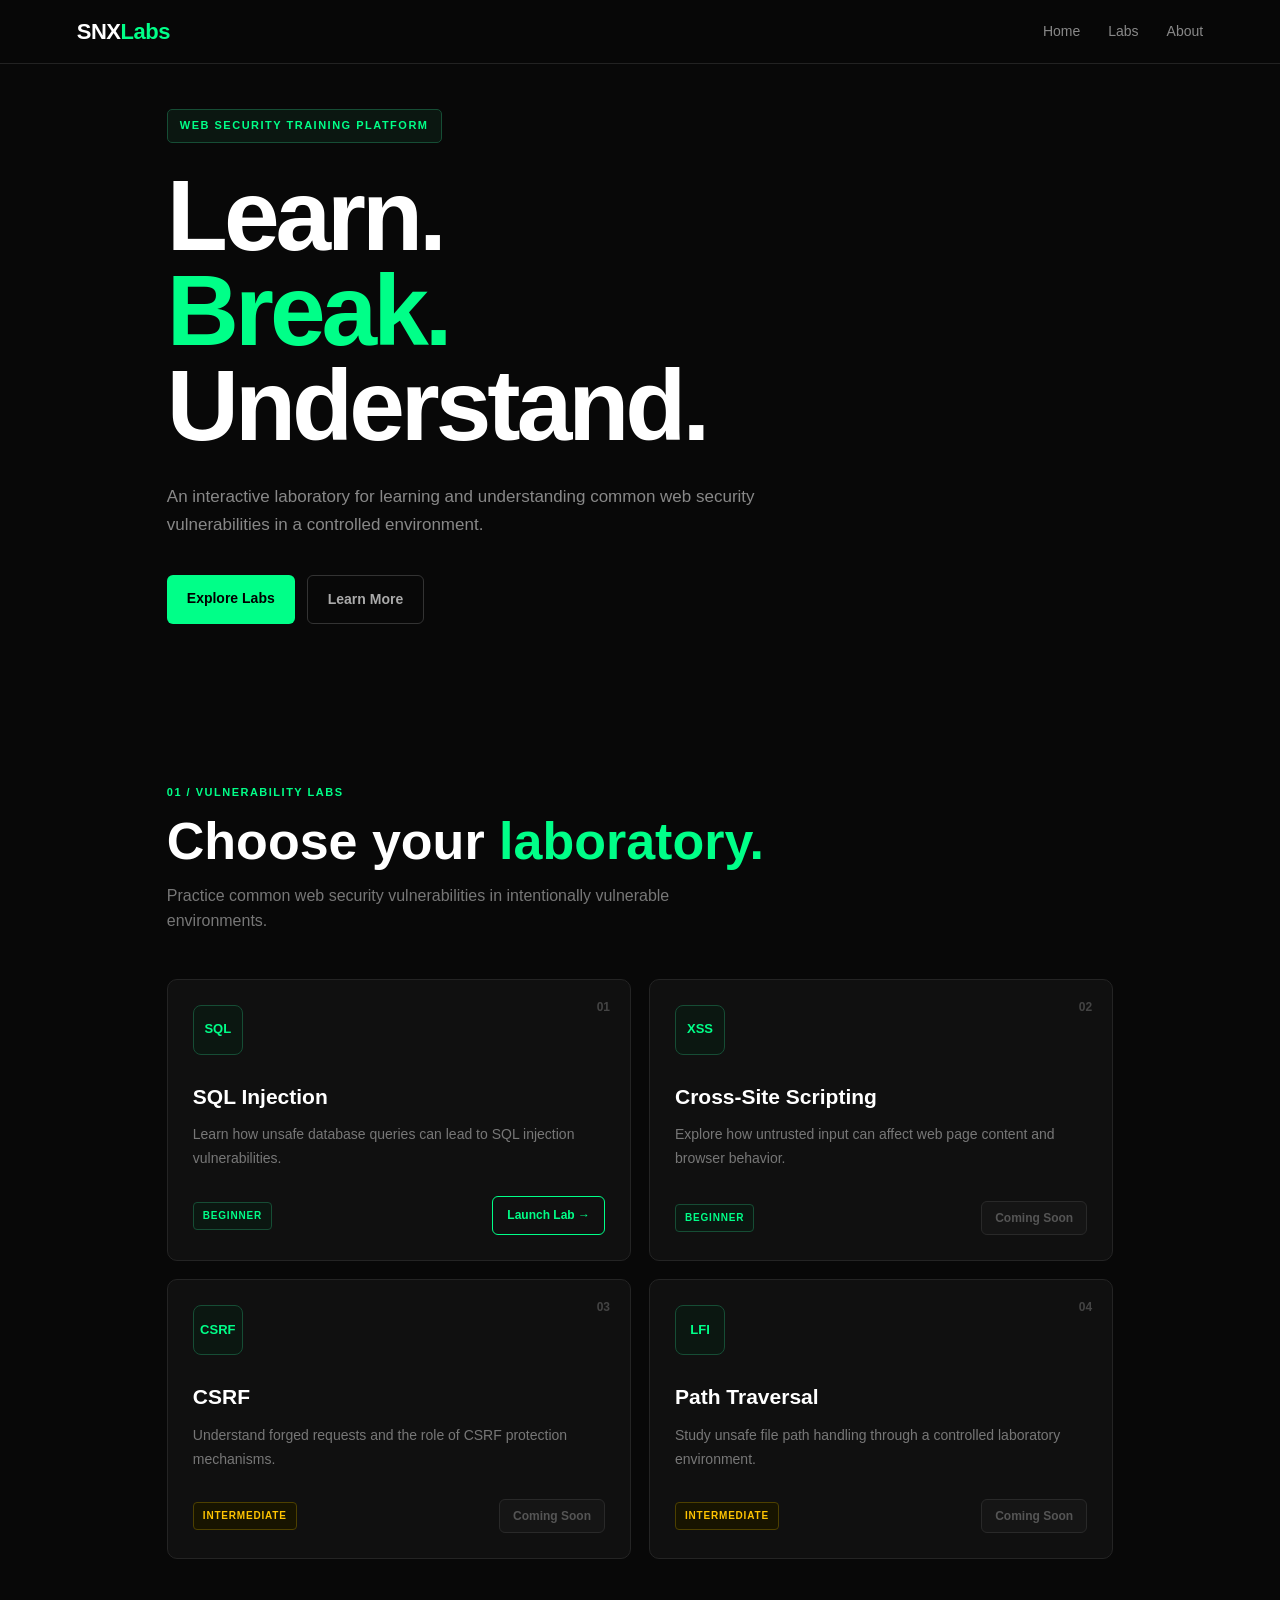
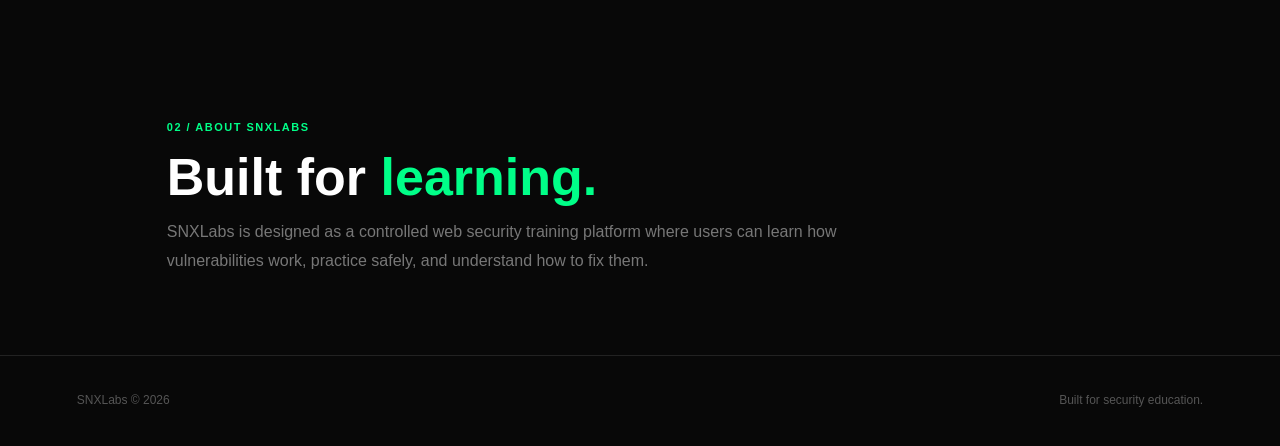
<file: index.html>
<!DOCTYPE html>
<html lang="en">
<head>
    <meta charset="UTF-8">
    <meta name="viewport" content="width=device-width, initial-scale=1.0">

    <title>SNXLabs — Web Security Labs</title>
    <link rel="icon" href="data:,">

    <link rel="stylesheet" href="css/style.css">
</head>

<body>

    <header class="navbar">
        <div class="logo">
            SNX<span>Labs</span>
        </div>

        <nav>
            <a href="#home">Home</a>
            <a href="#labs">Labs</a>
            <a href="#about">About</a>
        </nav>
    </header>


    <main>

        <section id="home" class="hero">

            <p class="badge">WEB SECURITY TRAINING PLATFORM</p>

            <h1>
                Learn.<br>
                <span>Break.</span><br>
                Understand.
            </h1>

            <p class="description">
                An interactive laboratory for learning and understanding
                common web security vulnerabilities in a controlled environment.
            </p>

            <div class="hero-buttons">
                <a href="#labs" class="btn primary">
                    Explore Labs
                </a>

                <a href="#about" class="btn secondary">
                    Learn More
                </a>
            </div>

        </section>


        <section id="labs" class="labs-section">

            <div class="section-header">
                <p class="section-label">01 / VULNERABILITY LABS</p>

                <h2>
                    Choose your <span>laboratory.</span>
                </h2>

                <p>
                    Practice common web security vulnerabilities
                    in intentionally vulnerable environments.
                </p>
            </div>


            <div class="lab-grid">

                <!-- SQL INJECTION -->

                <article class="lab-card">

                    <div class="lab-number">01</div>

                    <div class="lab-icon">SQL</div>

                    <h3>SQL Injection</h3>

                    <p>
                        Learn how unsafe database queries can lead
                        to SQL injection vulnerabilities.
                    </p>

                    <div class="lab-footer">
                        <span class="difficulty beginner">
                            BEGINNER
                        </span>

                        <a
                            href="/labs/sqli"
                            class="launch-button"
                        >
                            Launch Lab →
                        </a>
                    </div>

                </article>


                <!-- XSS -->

                <article class="lab-card">

                    <div class="lab-number">02</div>

                    <div class="lab-icon">XSS</div>

                    <h3>Cross-Site Scripting</h3>

                    <p>
                        Explore how untrusted input can affect
                        web page content and browser behavior.
                    </p>

                    <div class="lab-footer">
                        <span class="difficulty beginner">
                            BEGINNER
                        </span>

                        <button disabled>
                            Coming Soon
                        </button>
                    </div>

                </article>


                <!-- CSRF -->

                <article class="lab-card">

                    <div class="lab-number">03</div>

                    <div class="lab-icon">CSRF</div>

                    <h3>CSRF</h3>

                    <p>
                        Understand forged requests and the role
                        of CSRF protection mechanisms.
                    </p>

                    <div class="lab-footer">
                        <span class="difficulty intermediate">
                            INTERMEDIATE
                        </span>

                        <button disabled>
                            Coming Soon
                        </button>
                    </div>

                </article>


                <!-- PATH TRAVERSAL -->

                <article class="lab-card">

                    <div class="lab-number">04</div>

                    <div class="lab-icon">LFI</div>

                    <h3>Path Traversal</h3>

                    <p>
                        Study unsafe file path handling through
                        a controlled laboratory environment.
                    </p>

                    <div class="lab-footer">
                        <span class="difficulty intermediate">
                            INTERMEDIATE
                        </span>

                        <button disabled>
                            Coming Soon
                        </button>
                    </div>

                </article>

            </div>

        </section>


        <section id="about" class="about-section">

            <p class="section-label">02 / ABOUT SNXLABS</p>

            <h2>
                Built for <span>learning.</span>
            </h2>

            <p>
                SNXLabs is designed as a controlled web security
                training platform where users can learn how
                vulnerabilities work, practice safely, and
                understand how to fix them.
            </p>

        </section>

    </main>


    <footer>
        <p>SNXLabs © 2026</p>
        <p>Built for security education.</p>
    </footer>


    <script src="js/app.js"></script>

</body>
</html>
</file>
<file: css/style.css>
* {
    margin: 0;
    padding: 0;
    box-sizing: border-box;
}

html {
    scroll-behavior: smooth;
}

body {
    background: #080808;
    color: #e8e8e8;
    font-family: Arial, Helvetica, sans-serif;
    line-height: 1.6;
}


/* =========================
   NAVBAR
========================= */

.navbar {
    position: sticky;
    top: 0;
    z-index: 1000;

    height: 64px;
    padding: 0 6%;

    display: flex;
    align-items: center;
    justify-content: space-between;

    background: rgba(8, 8, 8, 0.94);
    border-bottom: 1px solid #222;

    backdrop-filter: blur(10px);
}

.logo {
    font-size: 22px;
    font-weight: 800;
    letter-spacing: -0.5px;

    color: #ffffff;
}

.logo span {
    color: #00ff88;
}

.navbar nav {
    display: flex;
    gap: 28px;
}

.navbar nav a {
    color: #888;

    text-decoration: none;

    font-size: 14px;

    transition: 0.2s ease;
}

.navbar nav a:hover {
    color: #00ff88;
}


/* =========================
   HERO
========================= */

.hero {
    max-width: 1100px;

    margin: 0 auto;

    padding: 45px 6% 80px;

    display: flex;
    flex-direction: column;
    justify-content: flex-start;
}

.badge {
    display: inline-block;

    width: fit-content;

    margin-bottom: 25px;
    padding: 7px 12px;

    border: 1px solid #164d35;
    border-radius: 5px;

    color: #00ff88;
    background: #0b1711;

    font-size: 11px;
    font-weight: bold;

    letter-spacing: 1.5px;
}

.hero h1 {
    font-size: clamp(52px, 9vw, 100px);

    line-height: 0.95;

    letter-spacing: -4px;

    margin-bottom: 30px;

    color: #ffffff;
}

.hero h1 span {
    color: #00ff88;
}

.description {
    max-width: 620px;

    margin-bottom: 35px;

    color: #888;

    font-size: 17px;
    line-height: 1.7;
}

.hero-buttons {
    display: flex;

    gap: 12px;

    flex-wrap: wrap;
}

.btn {
    display: inline-block;

    padding: 12px 20px;

    border-radius: 6px;

    text-decoration: none;

    font-size: 14px;
    font-weight: bold;

    transition: 0.2s ease;
}

.btn.primary {
    background: #00ff88;
    color: #000;
}

.btn.primary:hover {
    background: #00dd77;
}

.btn.secondary {
    border: 1px solid #333;

    color: #aaa;
}

.btn.secondary:hover {
    border-color: #00ff88;
    color: #00ff88;
}


/* =========================
   LABS SECTION
========================= */

.labs-section {
    max-width: 1100px;

    margin: 0 auto;

    padding: 80px 6%;
}

.section-header {
    margin-bottom: 45px;
}

.section-label {
    margin-bottom: 12px;

    color: #00ff88;

    font-size: 11px;
    font-weight: bold;

    letter-spacing: 1.5px;
}

.section-header h2,
.about-section h2 {
    margin-bottom: 12px;

    font-size: clamp(32px, 5vw, 52px);

    line-height: 1.1;

    color: #ffffff;
}

.section-header h2 span,
.about-section h2 span {
    color: #00ff88;
}

.section-header > p:last-child {
    max-width: 600px;

    color: #777;
}


/* =========================
   LAB GRID
========================= */

.lab-grid {
    display: grid;

    grid-template-columns: repeat(2, 1fr);

    gap: 18px;
}

.lab-card {
    position: relative;

    min-height: 280px;

    padding: 25px;

    display: flex;
    flex-direction: column;

    background: #101010;

    border: 1px solid #242424;
    border-radius: 10px;

    transition: 0.25s ease;
}

.lab-card:hover {
    border-color: #333;

    transform: translateY(-3px);
}

.lab-number {
    position: absolute;

    top: 18px;
    right: 20px;

    color: #444;

    font-size: 12px;
    font-weight: bold;
}

.lab-icon {
    width: 50px;
    height: 50px;

    margin-bottom: 25px;

    display: flex;
    align-items: center;
    justify-content: center;

    border: 1px solid #164d35;
    border-radius: 8px;

    color: #00ff88;
    background: #0b1711;

    font-size: 13px;
    font-weight: bold;
}

.lab-card h3 {
    margin-bottom: 10px;

    color: #ffffff;

    font-size: 21px;
}

.lab-card > p {
    max-width: 420px;

    color: #777;

    font-size: 14px;

    line-height: 1.7;
}

.lab-footer {
    margin-top: auto;

    padding-top: 25px;

    display: flex;
    align-items: center;
    justify-content: space-between;

    gap: 12px;
}


/* =========================
   DIFFICULTY
========================= */

.difficulty {
    display: inline-block;

    padding: 5px 9px;

    border-radius: 4px;

    font-size: 10px;
    font-weight: bold;

    letter-spacing: 0.8px;
}

.difficulty.beginner {
    color: #00ff88;

    background: #0b1711;

    border: 1px solid #164d35;
}

.difficulty.intermediate {
    color: #ffc400;

    background: #171400;

    border: 1px solid #4d4000;
}


/* =========================
   COMING SOON
========================= */

.lab-footer button {
    padding: 9px 13px;

    border: 1px solid #292929;
    border-radius: 6px;

    background: #151515;
    color: #555;

    font-size: 12px;
    font-weight: bold;

    cursor: not-allowed;
}


/* =========================
   LAUNCH LAB
========================= */

.launch-button {
    display: inline-block;

    padding: 9px 14px;

    border: 1px solid #00ff88;
    border-radius: 6px;

    background: transparent;
    color: #00ff88;

    text-decoration: none;

    font-size: 12px;
    font-weight: bold;

    transition: 0.2s ease;
}

.launch-button:hover {
    background: #00ff88;

    color: #000;
}


/* =========================
   ABOUT
========================= */

.about-section {
    max-width: 1100px;

    margin: 0 auto;

    padding: 80px 6%;
}

.about-section > p:last-child {
    max-width: 700px;

    color: #777;

    font-size: 16px;

    line-height: 1.8;
}


/* =========================
   FOOTER
========================= */

footer {
    padding: 35px 6%;

    display: flex;

    justify-content: space-between;

    gap: 20px;

    border-top: 1px solid #222;

    color: #555;

    font-size: 12px;
}


/* =========================
   MOBILE
========================= */

@media (max-width: 750px) {

    .navbar {
        padding: 0 5%;
    }

    .navbar nav {
        gap: 15px;
    }

    .navbar nav a {
        font-size: 12px;
    }

    .hero {
        padding: 35px 5% 70px;
    }

    .hero h1 {
        font-size: clamp(48px, 15vw, 75px);

        letter-spacing: -3px;
    }

    .description {
        font-size: 15px;
    }

    .labs-section {
        padding: 65px 5%;
    }

    .lab-grid {
        grid-template-columns: 1fr;
    }

    .lab-card {
        min-height: 260px;
    }

    .about-section {
        padding: 65px 5%;
    }

    footer {
        padding: 30px 5%;

        flex-direction: column;
    }
}


/* =========================
   SMALL MOBILE
========================= */

@media (max-width: 430px) {

    .navbar {
        height: 58px;
    }

    .logo {
        font-size: 19px;
    }

    .navbar nav {
        gap: 10px;
    }

    .navbar nav a {
        font-size: 11px;
    }

    .hero {
        padding-top: 30px;
        padding-bottom: 60px;
    }

    .hero h1 {
        font-size: 50px;

        letter-spacing: -2.5px;
    }

    .hero-buttons {
        flex-direction: column;
    }

    .btn {
        width: 100%;

        text-align: center;
    }

    .lab-footer {
        align-items: flex-start;

        flex-direction: column;
    }

    .launch-button,
    .lab-footer button {
        width: 100%;

        text-align: center;
    }
}
</file>
